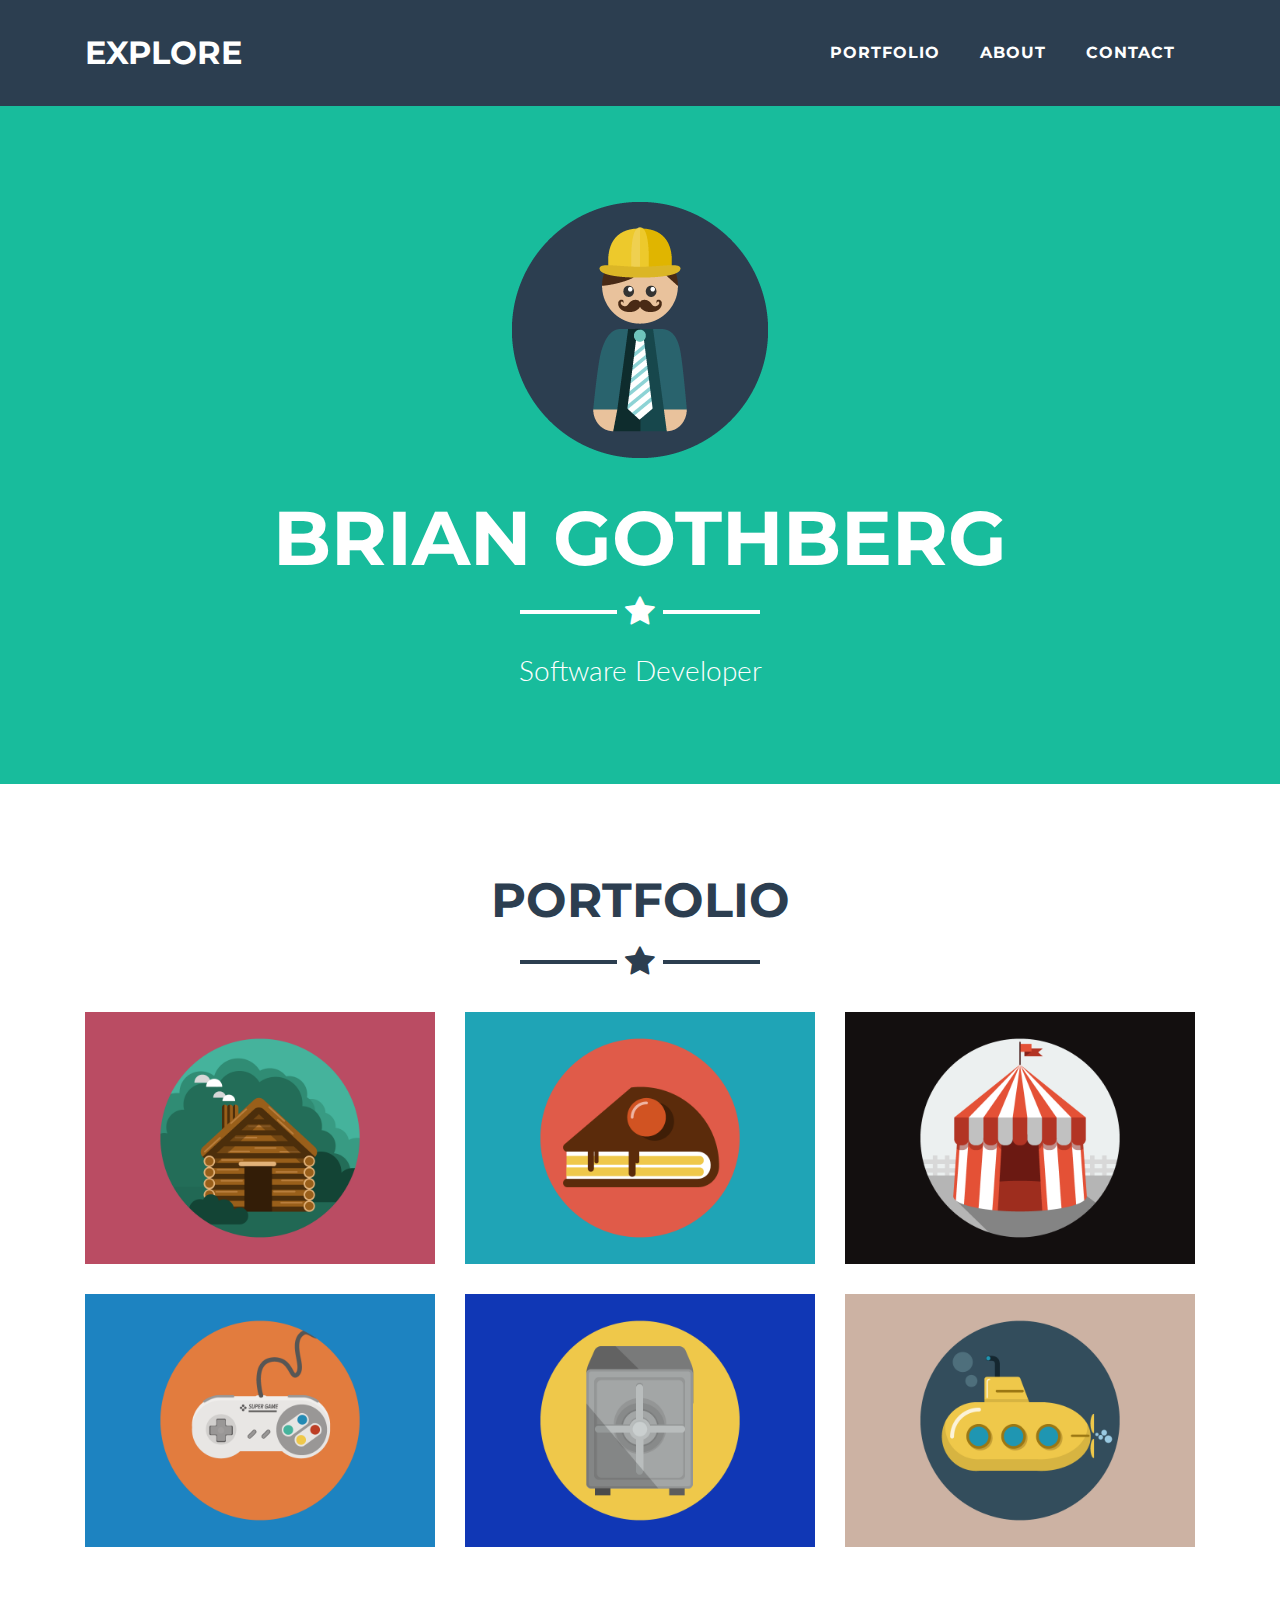
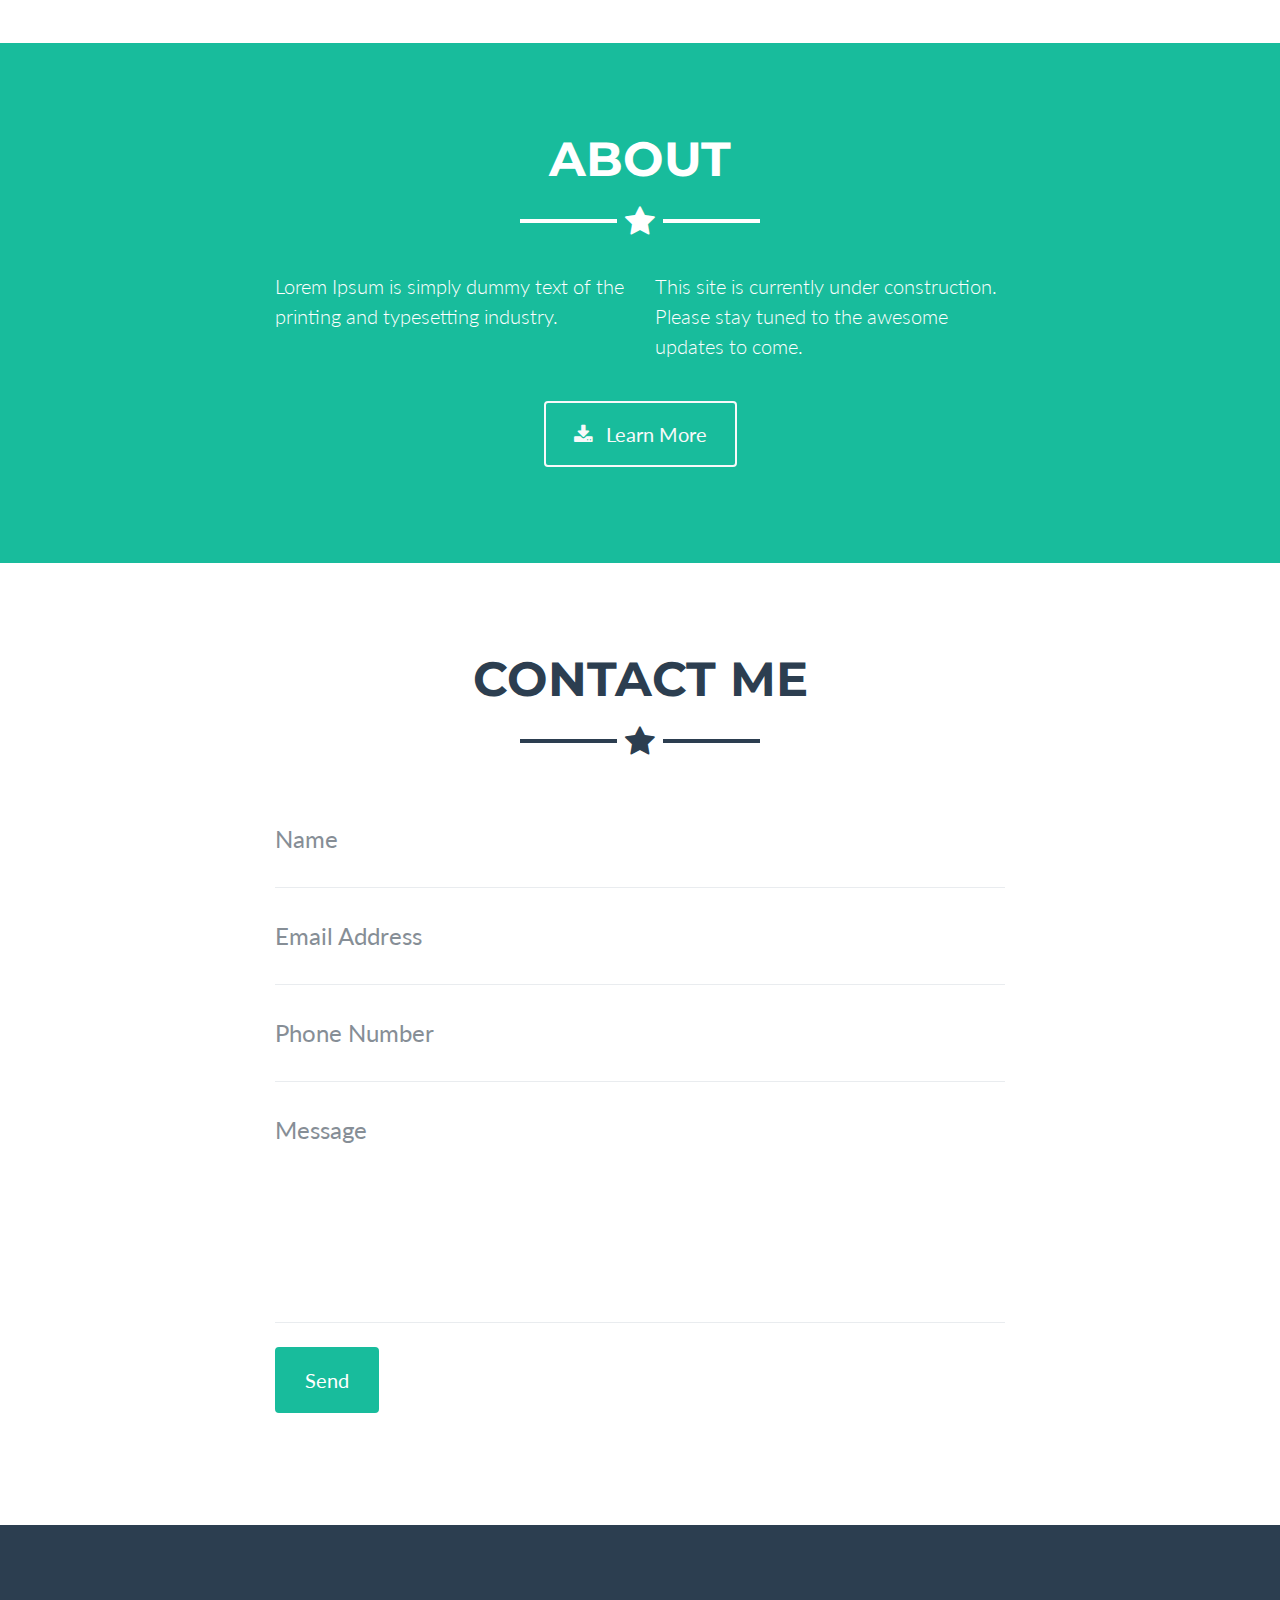
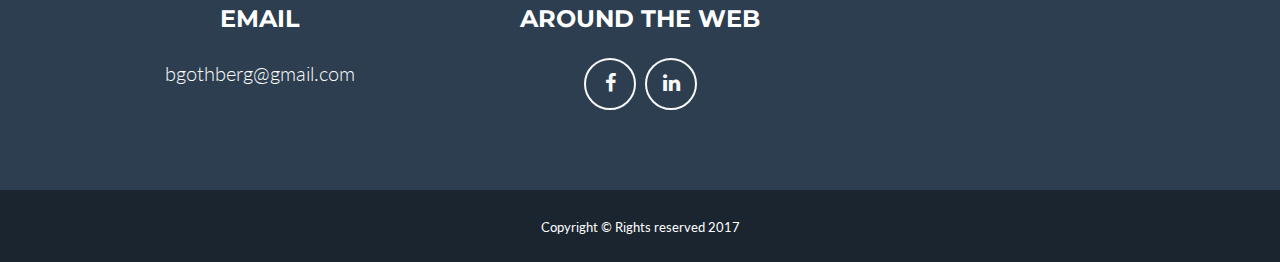
<file: index.html>
<!DOCTYPE html>
<html lang="en">

  <head>

    <meta charset="utf-8">
    <meta name="viewport" content="width=device-width, initial-scale=1, shrink-to-fit=no">
    <meta name="description" content="">
    <meta name="author" content="">

    <title>BG Portfolio
    </title>

    <!-- Bootstrap core CSS -->
    <link href="vendor/bootstrap/css/bootstrap.min.css" rel="stylesheet">

    <!-- Custom fonts for this template -->
    <link href="vendor/font-awesome/css/font-awesome.min.css" rel="stylesheet" type="text/css">
    <link href="https://fonts.googleapis.com/css?family=Montserrat:400,700" rel="stylesheet" type="text/css">
    <link href="https://fonts.googleapis.com/css?family=Lato:400,700,400italic,700italic" rel="stylesheet" type="text/css">

    <!-- Plugin CSS -->
    <link href="vendor/magnific-popup/magnific-popup.css" rel="stylesheet" type="text/css">

    <!-- Custom styles for this template -->
    <link href="css/freelancer.min.css" rel="stylesheet">

  </head>

  <body id="page-top">

    <!-- Navigation -->
    <nav class="navbar navbar-expand-lg bg-secondary fixed-top text-uppercase" id="mainNav">
      <div class="container">
        <a class="navbar-brand js-scroll-trigger" href="#page-top">Explore</a>
        <button class="navbar-toggler navbar-toggler-right text-uppercase bg-primary text-white rounded" type="button" data-toggle="collapse" data-target="#navbarResponsive" aria-controls="navbarResponsive" aria-expanded="false" aria-label="Toggle navigation">
          Menu
          <i class="fa fa-bars"></i>
        </button>
        <div class="collapse navbar-collapse" id="navbarResponsive">
          <ul class="navbar-nav ml-auto">
            <li class="nav-item mx-0 mx-lg-1">
              <a class="nav-link py-3 px-0 px-lg-3 rounded js-scroll-trigger" href="#portfolio">Portfolio</a>
            </li>
            <li class="nav-item mx-0 mx-lg-1">
              <a class="nav-link py-3 px-0 px-lg-3 rounded js-scroll-trigger" href="#about">About</a>
            </li>
            <li class="nav-item mx-0 mx-lg-1">
              <a class="nav-link py-3 px-0 px-lg-3 rounded js-scroll-trigger" href="#contact">Contact</a>
            </li>
          </ul>
        </div>
      </div>
    </nav>

    <!-- Header -->
    <header class="masthead bg-primary text-white text-center">
      <div class="container">
        <img class="img-fluid mb-5 d-block mx-auto" src="img/profile.png" alt="">
        <h1 class="text-uppercase mb-0">Brian Gothberg</h1>
        <hr class="star-light">
        <h2 class="font-weight-light mb-0">Software Developer</h2>
      </div>
    </header>

    <!-- Portfolio Grid Section -->
    <section class="portfolio" id="portfolio">
      <div class="container">
        <h2 class="text-center text-uppercase text-secondary mb-0">Portfolio</h2>
        <hr class="star-dark mb-5">
        <div class="row">
          <div class="col-md-6 col-lg-4">
            <a class="portfolio-item d-block mx-auto" href="#portfolio-modal-1">
              <div class="portfolio-item-caption d-flex position-absolute h-100 w-100">
                <div class="portfolio-item-caption-content my-auto w-100 text-center text-white">
                  <i class="fa fa-search-plus fa-3x"></i>
                </div>
              </div>
              <img class="img-fluid" src="img/portfolio/cabin.png" alt="">
            </a>
          </div>
          <div class="col-md-6 col-lg-4">
            <a class="portfolio-item d-block mx-auto" href="#portfolio-modal-2">
              <div class="portfolio-item-caption d-flex position-absolute h-100 w-100">
                <div class="portfolio-item-caption-content my-auto w-100 text-center text-white">
                  <i class="fa fa-search-plus fa-3x"></i>
                </div>
              </div>
              <img class="img-fluid" src="img/portfolio/cake.png" alt="">
            </a>
          </div>
          <div class="col-md-6 col-lg-4">
            <a class="portfolio-item d-block mx-auto" href="#portfolio-modal-3">
              <div class="portfolio-item-caption d-flex position-absolute h-100 w-100">
                <div class="portfolio-item-caption-content my-auto w-100 text-center text-white">
                  <i class="fa fa-search-plus fa-3x"></i>
                </div>
              </div>
              <img class="img-fluid" src="img/portfolio/circus.png" alt="">
            </a>
          </div>
          <div class="col-md-6 col-lg-4">
            <a class="portfolio-item d-block mx-auto" href="#portfolio-modal-4">
              <div class="portfolio-item-caption d-flex position-absolute h-100 w-100">
                <div class="portfolio-item-caption-content my-auto w-100 text-center text-white">
                  <i class="fa fa-search-plus fa-3x"></i>
                </div>
              </div>
              <img class="img-fluid" src="img/portfolio/game.png" alt="">
            </a>
          </div>
          <div class="col-md-6 col-lg-4">
            <a class="portfolio-item d-block mx-auto" href="#portfolio-modal-5">
              <div class="portfolio-item-caption d-flex position-absolute h-100 w-100">
                <div class="portfolio-item-caption-content my-auto w-100 text-center text-white">
                  <i class="fa fa-search-plus fa-3x"></i>
                </div>
              </div>
              <img class="img-fluid" src="img/portfolio/safe.png" alt="">
            </a>
          </div>
          <div class="col-md-6 col-lg-4">
            <a class="portfolio-item d-block mx-auto" href="#portfolio-modal-6">
              <div class="portfolio-item-caption d-flex position-absolute h-100 w-100">
                <div class="portfolio-item-caption-content my-auto w-100 text-center text-white">
                  <i class="fa fa-search-plus fa-3x"></i>
                </div>
              </div>
              <img class="img-fluid" src="img/portfolio/submarine.png" alt="">
            </a>
          </div>
        </div>
      </div>
    </section>

    <!-- About Section -->
    <section class="bg-primary text-white mb-0" id="about">
      <div class="container">
        <h2 class="text-center text-uppercase text-white">About</h2>
        <hr class="star-light mb-5">
        <div class="row">
          <div class="col-lg-4 ml-auto">
            <p class="lead">Lorem Ipsum is simply dummy text of the printing and typesetting industry.</p>
          </div>
            <div class="col-lg-4 mr-auto">
            <p class="lead">This site is currently under construction. Please stay tuned to the awesome updates to come.</p>
          </div>
        </div>
        <div class="text-center mt-4">
          <a class="btn btn-xl btn-outline-light" href="#">
            <i class="fa fa-download mr-2"></i>
            Learn More
          </a>
        </div>
      </div>
    </section>

    <!-- Contact Section -->
    <section id="contact">
      <div class="container">
        <h2 class="text-center text-uppercase text-secondary mb-0">Contact Me</h2>
        <hr class="star-dark mb-5">
        <div class="row">
          <div class="col-lg-8 mx-auto">
            <!-- To configure the contact form email address, go to mail/contact_me.php and update the email address in the PHP file on line 19. -->
            <!-- The form should work on most web servers, but if the form is not working you may need to configure your web server differently. -->
            <form name="sentMessage" id="contactForm" novalidate="novalidate">
              <div class="control-group">
                <div class="form-group floating-label-form-group controls mb-0 pb-2">
                  <label>Name</label>
                  <input class="form-control" id="name" type="text" placeholder="Name" required="required" data-validation-required-message="Please enter your name.">
                  <p class="help-block text-danger"></p>
                </div>
              </div>
              <div class="control-group">
                <div class="form-group floating-label-form-group controls mb-0 pb-2">
                  <label>Email Address</label>
                  <input class="form-control" id="email" type="email" placeholder="Email Address" required="required" data-validation-required-message="Please enter your email address.">
                  <p class="help-block text-danger"></p>
                </div>
              </div>
              <div class="control-group">
                <div class="form-group floating-label-form-group controls mb-0 pb-2">
                  <label>Phone Number</label>
                  <input class="form-control" id="phone" type="tel" placeholder="Phone Number" required="required" data-validation-required-message="Please enter your phone number.">
                  <p class="help-block text-danger"></p>
                </div>
              </div>
              <div class="control-group">
                <div class="form-group floating-label-form-group controls mb-0 pb-2">
                  <label>Message</label>
                  <textarea class="form-control" id="message" rows="5" placeholder="Message" required="required" data-validation-required-message="Please enter a message."></textarea>
                  <p class="help-block text-danger"></p>
                </div>
              </div>
              <br>
              <div id="success"></div>
              <div class="form-group">
                <button type="submit" class="btn btn-primary btn-xl" id="sendMessageButton">Send</button>
              </div>
            </form>
          </div>
        </div>
      </div>
    </section>

    <!-- Footer -->
    <footer class="footer text-center">
      <div class="container">
        <div class="row">
          <div class="col-md-4 mb-5 mb-lg-0">
            <h4 class="text-uppercase mb-4">Email</h4>
            <p class="lead mb-0">bgothberg@gmail.com</p>
          </div>
          <div class="col-md-4 mb-5 mb-lg-0">
            <h4 class="text-uppercase mb-4">Around the Web</h4>
            <ul class="list-inline mb-0">
              <li class="list-inline-item">
                <a class="btn btn-outline-light btn-social text-center rounded-circle" href="#">
                  <i class="fa fa-fw fa-facebook"></i>
                </a>
              </li>
              <!-- <li class="list-inline-item">
                <a class="btn btn-outline-light btn-social text-center rounded-circle" href="#">
                  <i class="fa fa-fw fa-google-plus"></i>
                </a>
              </li> -->
              <!-- <li class="list-inline-item">
                <a class="btn btn-outline-light btn-social text-center rounded-circle" href="#">
                  <i class="fa fa-fw fa-twitter"></i>
                </a>
              </li> -->
              <li class="list-inline-item">
                <a class="btn btn-outline-light btn-social text-center rounded-circle" href="#">
                  <i class="fa fa-fw fa-linkedin"></i>
                </a>
              </li>
              <!-- <li class="list-inline-item">
                <a class="btn btn-outline-light btn-social text-center rounded-circle" href="#">
                  <i class="fa fa-fw fa-dribbble"></i>
                </a>
              </li> -->
            </ul>
          </div>
          <!-- <div class="col-md-4">
            <h4 class="text-uppercase mb-4">About Freelancer</h4>
            <p class="lead mb-0">Freelance is a free to use, open source Bootstrap theme created by
              <a href="http://startbootstrap.com">Start Bootstrap</a>.</p>
          </div>
        </div> -->
      </div>
    </footer>

    <div class="copyright py-4 text-center text-white">
      <div class="container">
        <small>Copyright &copy; Rights reserved 2017</small>
      </div>
    </div>

    <!-- Scroll to Top Button (Only visible on small and extra-small screen sizes) -->
    <div class="scroll-to-top d-lg-none position-fixed ">
      <a class="js-scroll-trigger d-block text-center text-white rounded" href="#page-top">
        <i class="fa fa-chevron-up"></i>
      </a>
    </div>

    <!-- Portfolio Modals -->

    <!-- Portfolio Modal 1 -->
    <div class="portfolio-modal mfp-hide" id="portfolio-modal-1">
      <div class="portfolio-modal-dialog bg-white">
        <a class="close-button d-none d-md-block portfolio-modal-dismiss" href="#">
          <i class="fa fa-3x fa-times"></i>
        </a>
        <div class="container text-center">
          <div class="row">
            <div class="col-lg-8 mx-auto">
              <h2 class="text-secondary text-uppercase mb-0">Project Name</h2>
              <hr class="star-dark mb-5">
              <img class="img-fluid mb-5" src="img/portfolio/cabin.png" alt="">
              <p class="mb-5">Lorem ipsum dolor sit amet, consectetur adipisicing elit. Mollitia neque assumenda ipsam nihil, molestias magnam, recusandae quos quis inventore quisquam velit asperiores, vitae? Reprehenderit soluta, eos quod consequuntur itaque. Nam.</p>
              <a class="btn btn-primary btn-lg rounded-pill portfolio-modal-dismiss" href="#">
                <i class="fa fa-close"></i>
                Close Project</a>
            </div>
          </div>
        </div>
      </div>
    </div>

    <!-- Portfolio Modal 2 -->
    <div class="portfolio-modal mfp-hide" id="portfolio-modal-2">
      <div class="portfolio-modal-dialog bg-white">
        <a class="close-button d-none d-md-block portfolio-modal-dismiss" href="#">
          <i class="fa fa-3x fa-times"></i>
        </a>
        <div class="container text-center">
          <div class="row">
            <div class="col-lg-8 mx-auto">
              <h2 class="text-secondary text-uppercase mb-0">Project Name</h2>
              <hr class="star-dark mb-5">
              <img class="img-fluid mb-5" src="img/portfolio/cake.png" alt="">
              <p class="mb-5">Lorem ipsum dolor sit amet, consectetur adipisicing elit. Mollitia neque assumenda ipsam nihil, molestias magnam, recusandae quos quis inventore quisquam velit asperiores, vitae? Reprehenderit soluta, eos quod consequuntur itaque. Nam.</p>
              <a class="btn btn-primary btn-lg rounded-pill portfolio-modal-dismiss" href="#">
                <i class="fa fa-close"></i>
                Close Project</a>
            </div>
          </div>
        </div>
      </div>
    </div>

    <!-- Portfolio Modal 3 -->
    <div class="portfolio-modal mfp-hide" id="portfolio-modal-3">
      <div class="portfolio-modal-dialog bg-white">
        <a class="close-button d-none d-md-block portfolio-modal-dismiss" href="#">
          <i class="fa fa-3x fa-times"></i>
        </a>
        <div class="container text-center">
          <div class="row">
            <div class="col-lg-8 mx-auto">
              <h2 class="text-secondary text-uppercase mb-0">Project Name</h2>
              <hr class="star-dark mb-5">
              <img class="img-fluid mb-5" src="img/portfolio/circus.png" alt="">
              <p class="mb-5">Lorem ipsum dolor sit amet, consectetur adipisicing elit. Mollitia neque assumenda ipsam nihil, molestias magnam, recusandae quos quis inventore quisquam velit asperiores, vitae? Reprehenderit soluta, eos quod consequuntur itaque. Nam.</p>
              <a class="btn btn-primary btn-lg rounded-pill portfolio-modal-dismiss" href="#">
                <i class="fa fa-close"></i>
                Close Project</a>
            </div>
          </div>
        </div>
      </div>
    </div>

    <!-- Portfolio Modal 4 -->
    <div class="portfolio-modal mfp-hide" id="portfolio-modal-4">
      <div class="portfolio-modal-dialog bg-white">
        <a class="close-button d-none d-md-block portfolio-modal-dismiss" href="#">
          <i class="fa fa-3x fa-times"></i>
        </a>
        <div class="container text-center">
          <div class="row">
            <div class="col-lg-8 mx-auto">
              <h2 class="text-secondary text-uppercase mb-0">Project Name</h2>
              <hr class="star-dark mb-5">
              <img class="img-fluid mb-5" src="img/portfolio/game.png" alt="">
              <p class="mb-5">Lorem ipsum dolor sit amet, consectetur adipisicing elit. Mollitia neque assumenda ipsam nihil, molestias magnam, recusandae quos quis inventore quisquam velit asperiores, vitae? Reprehenderit soluta, eos quod consequuntur itaque. Nam.</p>
              <a class="btn btn-primary btn-lg rounded-pill portfolio-modal-dismiss" href="#">
                <i class="fa fa-close"></i>
                Close Project</a>
            </div>
          </div>
        </div>
      </div>
    </div>

    <!-- Portfolio Modal 5 -->
    <div class="portfolio-modal mfp-hide" id="portfolio-modal-5">
      <div class="portfolio-modal-dialog bg-white">
        <a class="close-button d-none d-md-block portfolio-modal-dismiss" href="#">
          <i class="fa fa-3x fa-times"></i>
        </a>
        <div class="container text-center">
          <div class="row">
            <div class="col-lg-8 mx-auto">
              <h2 class="text-secondary text-uppercase mb-0">Project Name</h2>
              <hr class="star-dark mb-5">
              <img class="img-fluid mb-5" src="img/portfolio/safe.png" alt="">
              <p class="mb-5">Lorem ipsum dolor sit amet, consectetur adipisicing elit. Mollitia neque assumenda ipsam nihil, molestias magnam, recusandae quos quis inventore quisquam velit asperiores, vitae? Reprehenderit soluta, eos quod consequuntur itaque. Nam.</p>
              <a class="btn btn-primary btn-lg rounded-pill portfolio-modal-dismiss" href="#">
                <i class="fa fa-close"></i>
                Close Project</a>
            </div>
          </div>
        </div>
      </div>
    </div>

    <!-- Portfolio Modal 6 -->
    <div class="portfolio-modal mfp-hide" id="portfolio-modal-6">
      <div class="portfolio-modal-dialog bg-white">
        <a class="close-button d-none d-md-block portfolio-modal-dismiss" href="#">
          <i class="fa fa-3x fa-times"></i>
        </a>
        <div class="container text-center">
          <div class="row">
            <div class="col-lg-8 mx-auto">
              <h2 class="text-secondary text-uppercase mb-0">Project Name</h2>
              <hr class="star-dark mb-5">
              <img class="img-fluid mb-5" src="img/portfolio/submarine.png" alt="">
              <p class="mb-5">Lorem ipsum dolor sit amet, consectetur adipisicing elit. Mollitia neque assumenda ipsam nihil, molestias magnam, recusandae quos quis inventore quisquam velit asperiores, vitae? Reprehenderit soluta, eos quod consequuntur itaque. Nam.</p>
              <a class="btn btn-primary btn-lg rounded-pill portfolio-modal-dismiss" href="#">
                <i class="fa fa-close"></i>
                Close Project</a>
            </div>
          </div>
        </div>
      </div>
    </div>

    <!-- Bootstrap core JavaScript -->
    <script src="vendor/jquery/jquery.min.js"></script>
    <script src="vendor/bootstrap/js/bootstrap.bundle.min.js"></script>

    <!-- Plugin JavaScript -->
    <script src="vendor/jquery-easing/jquery.easing.min.js"></script>
    <script src="vendor/magnific-popup/jquery.magnific-popup.min.js"></script>

    <!-- Contact Form JavaScript -->
    <script src="js/jqBootstrapValidation.js"></script>
    <script src="js/contact_me.js"></script>

    <!-- Custom scripts for this template -->
    <script src="js/freelancer.min.js"></script>

  </body>

</html>
</file>
<file: css/freelancer.min.css>
/*!
 * Start Bootstrap - Freelancer v4.0.0-beta.2 (https://startbootstrap.com/template-overviews/freelancer)
 * Copyright 2013-2017 Start Bootstrap
 * Licensed under MIT (https://github.com/BlackrockDigital/startbootstrap-freelancer/blob/master/LICENSE)
 */body{font-family:Lato}h1,h2,h3,h4,h5,h6{font-weight:700;font-family:Montserrat}hr.star-dark,hr.star-light{max-width:15rem;padding:0;text-align:center;border:none;border-top:solid .25rem;margin-top:2.5rem;margin-bottom:2.5rem}hr.star-dark:after,hr.star-light:after{position:relative;top:-.8em;display:inline-block;padding:0 .25em;content:'\f005';font-family:FontAwesome;font-size:2em}hr.star-light{border-color:#fff}hr.star-light:after{color:#fff;background-color:#18bc9c}hr.star-dark{border-color:#2c3e50}hr.star-dark:after{color:#2c3e50;background-color:#fff}section{padding:6rem 0}section h2{font-size:2.25rem;line-height:2rem}@media (min-width:992px){section h2{font-size:3rem;line-height:2.5rem}}.btn-xl{padding:1rem 1.75rem;font-size:1.25rem}.btn-social{width:3.25rem;height:3.25rem;font-size:1.25rem;line-height:2rem}.scroll-to-top{z-index:1042;right:1rem;bottom:1rem;display:none}.scroll-to-top a{width:3.5rem;height:3.5rem;background-color:rgba(33,37,41,.5);line-height:3.1rem}#mainNav{padding-top:1rem;padding-bottom:1rem;font-weight:700;font-family:Montserrat}#mainNav .navbar-brand{color:#fff}#mainNav .navbar-nav{margin-top:1rem;letter-spacing:.0625rem}#mainNav .navbar-nav li.nav-item a.nav-link{color:#fff}#mainNav .navbar-nav li.nav-item a.nav-link:hover{color:#18bc9c}#mainNav .navbar-nav li.nav-item a.nav-link:active,#mainNav .navbar-nav li.nav-item a.nav-link:focus{color:#fff}#mainNav .navbar-nav li.nav-item a.nav-link.active{color:#18bc9c}#mainNav .navbar-toggler{font-size:80%;padding:.8rem}@media (min-width:992px){#mainNav{padding-top:1.5rem;padding-bottom:1.5rem;-webkit-transition:padding-top .3s,padding-bottom .3s;-moz-transition:padding-top .3s,padding-bottom .3s;transition:padding-top .3s,padding-bottom .3s}#mainNav .navbar-brand{font-size:2em;-webkit-transition:font-size .3s;-moz-transition:font-size .3s;transition:font-size .3s}#mainNav .navbar-nav{margin-top:0}#mainNav .navbar-nav>li.nav-item>a.nav-link.active{color:#fff;background:#18bc9c}#mainNav .navbar-nav>li.nav-item>a.nav-link.active:active,#mainNav .navbar-nav>li.nav-item>a.nav-link.active:focus,#mainNav .navbar-nav>li.nav-item>a.nav-link.active:hover{color:#fff;background:#18bc9c}#mainNav.navbar-shrink{padding-top:.5rem;padding-bottom:.5rem}#mainNav.navbar-shrink .navbar-brand{font-size:1.5em}}header.masthead{padding-top:calc(6rem + 72px);padding-bottom:6rem}header.masthead h1{font-size:3rem;line-height:3rem}header.masthead h2{font-size:1.3rem;font-family:Lato}@media (min-width:992px){header.masthead{padding-top:calc(6rem + 106px);padding-bottom:6rem}header.masthead h1{font-size:4.75em;line-height:4rem}header.masthead h2{font-size:1.75em}}.portfolio{margin-bottom:-15px}.portfolio .portfolio-item{position:relative;display:block;max-width:25rem;margin-bottom:15px}.portfolio .portfolio-item .portfolio-item-caption{-webkit-transition:all ease .5s;-moz-transition:all ease .5s;transition:all ease .5s;opacity:0;background-color:rgba(24,188,156,.9)}.portfolio .portfolio-item .portfolio-item-caption:hover{opacity:1}.portfolio .portfolio-item .portfolio-item-caption .portfolio-item-caption-content{font-size:1.5rem}@media (min-width:576px){.portfolio{margin-bottom:-30px}.portfolio .portfolio-item{margin-bottom:30px}}.portfolio-modal .portfolio-modal-dialog{padding:3rem 1rem;min-height:calc(100vh - 2rem);margin:1rem calc(1rem - 8px);position:relative;z-index:2;-moz-box-shadow:0 0 3rem 1rem rgba(0,0,0,.5);-webkit-box-shadow:0 0 3rem 1rem rgba(0,0,0,.5);box-shadow:0 0 3rem 1rem rgba(0,0,0,.5)}.portfolio-modal .portfolio-modal-dialog .close-button{position:absolute;top:2rem;right:2rem}.portfolio-modal .portfolio-modal-dialog .close-button i{line-height:38px}.portfolio-modal .portfolio-modal-dialog h2{font-size:2rem}@media (min-width:768px){.portfolio-modal .portfolio-modal-dialog{min-height:100vh;padding:5rem;margin:3rem calc(3rem - 8px)}.portfolio-modal .portfolio-modal-dialog h2{font-size:3rem}}.floating-label-form-group{position:relative;border-bottom:1px solid #e9ecef}.floating-label-form-group input,.floating-label-form-group textarea{font-size:1.5em;position:relative;z-index:1;padding-right:0;padding-left:0;resize:none;border:none;border-radius:0;background:0 0;box-shadow:none!important}.floating-label-form-group label{font-size:.85em;line-height:1.764705882em;position:relative;z-index:0;top:2em;display:block;margin:0;-webkit-transition:top .3s ease,opacity .3s ease;-moz-transition:top .3s ease,opacity .3s ease;-ms-transition:top .3s ease,opacity .3s ease;transition:top .3s ease,opacity .3s ease;vertical-align:middle;vertical-align:baseline;opacity:0}.floating-label-form-group:not(:first-child){padding-left:14px;border-left:1px solid #e9ecef}.floating-label-form-group-with-value label{top:0;opacity:1}.floating-label-form-group-with-focus label{color:#18bc9c}form .row:first-child .floating-label-form-group{border-top:1px solid #e9ecef}.footer{padding-top:5rem;padding-bottom:5rem;background-color:#2c3e50;color:#fff}.copyright{background-color:#1a252f}a{color:#18bc9c}a:active,a:focus,a:hover{color:#128f76}.btn{border-width:2px}.bg-primary{background-color:#18bc9c!important}.bg-secondary{background-color:#2c3e50!important}.text-primary{color:#18bc9c!important}.text-secondary{color:#2c3e50!important}.btn-primary{background-color:#18bc9c;border-color:#18bc9c}.btn-primary:active,.btn-primary:focus,.btn-primary:hover{background-color:#128f76;border-color:#128f76}.btn-secondary{background-color:#2c3e50;border-color:#2c3e50}.btn-secondary:active,.btn-secondary:focus,.btn-secondary:hover{background-color:#1a252f;border-color:#1a252f}
</file>
